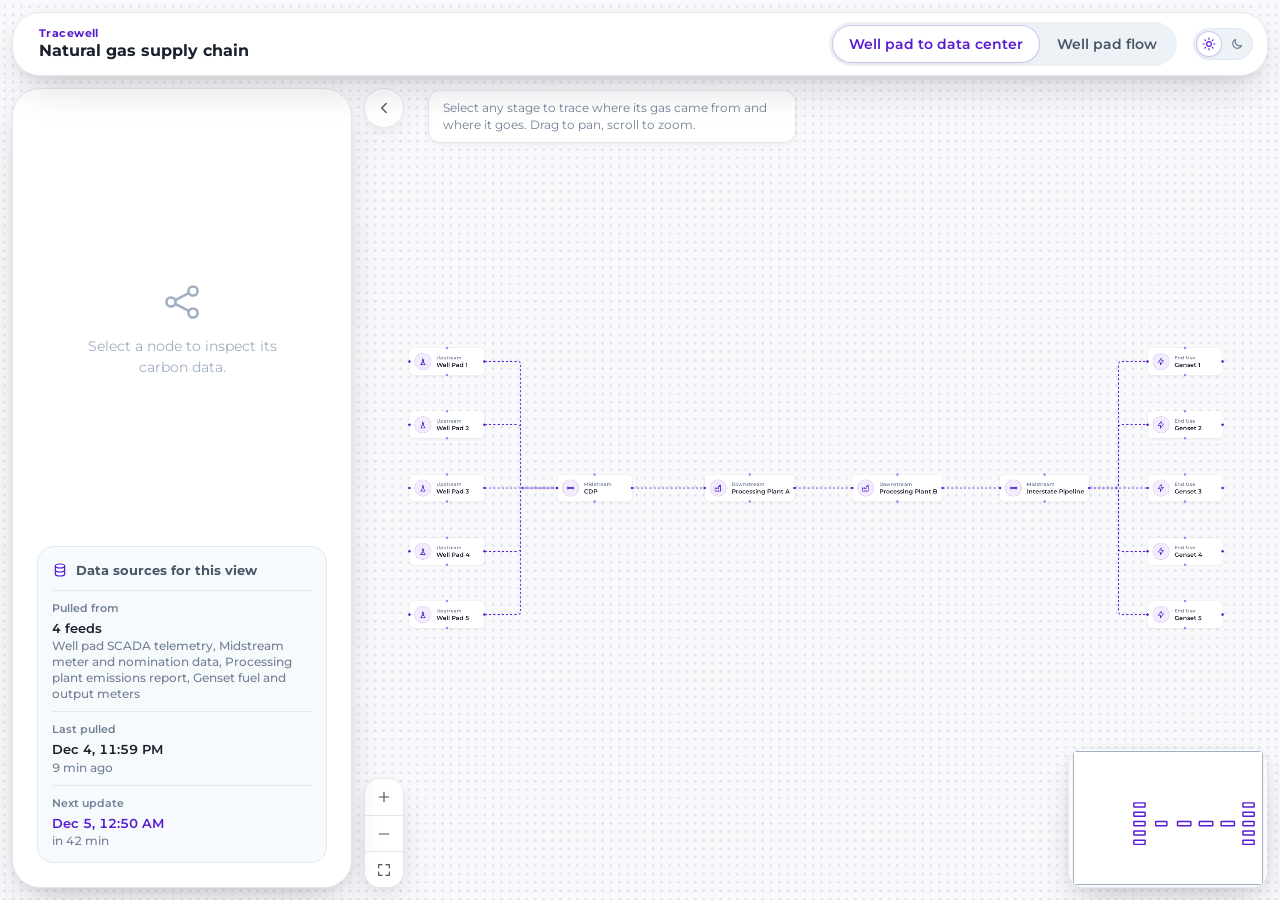
<file: index.html>
<!doctype html>
<html lang="en">
<head>
<meta charset="UTF-8" />
<meta name="viewport" content="width=device-width, initial-scale=1, viewport-fit=cover" />
<title>Natural gas supply chain — Tracewell</title>
<link rel="preconnect" href="https://fonts.googleapis.com" />
<link rel="preconnect" href="https://fonts.gstatic.com" crossorigin />
<link href="https://fonts.googleapis.com/css2?family=Montserrat:wght@400;500;600;700;800&display=swap" rel="stylesheet" />
<link rel="stylesheet" href="assets/tokens.css" />
<link rel="stylesheet" href="assets/twsc.css" />
</head>
<body data-twsc-standalone>
<div id="twsc-root"></div>
<!-- Apply the saved theme before first paint (light is the default). twsc.js keeps it in sync after that. -->
<script>try{var t=localStorage.getItem('twsc-theme');if(t==='dark'||t==='light')document.getElementById('twsc-root').dataset.theme=t}catch(e){}</script>
<script src="assets/twsc.js" defer></script>
</body>
</html>
</file>
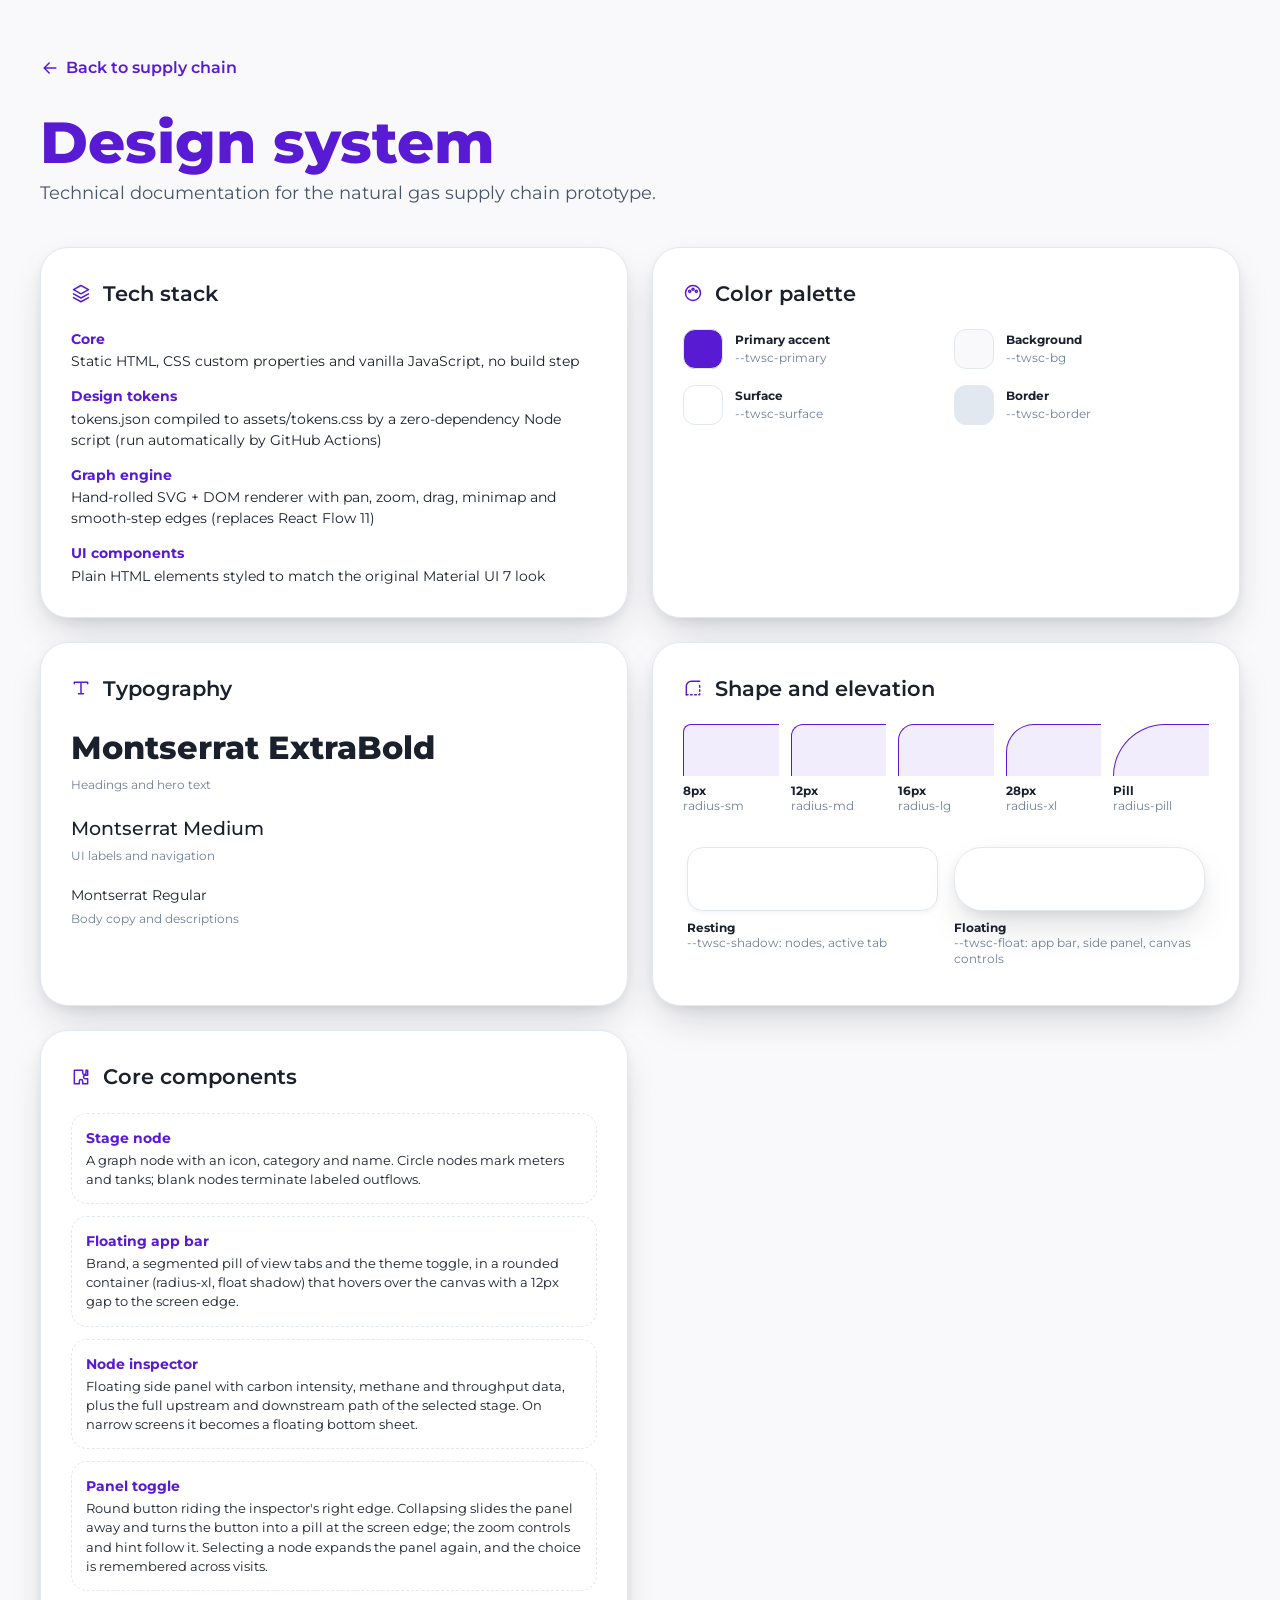
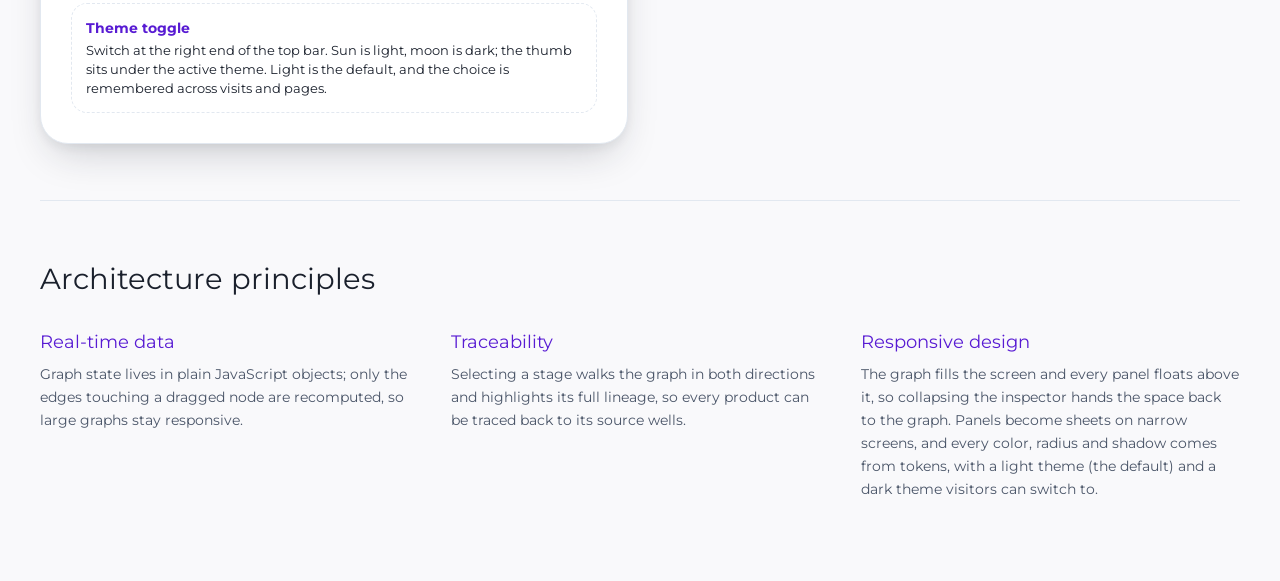
<file: design-system.html>
<!doctype html>
<html lang="en">
<head>
<meta charset="UTF-8" />
<meta name="viewport" content="width=device-width, initial-scale=1, viewport-fit=cover" />
<title>Design system — Tracewell</title>
<link rel="preconnect" href="https://fonts.googleapis.com" />
<link rel="preconnect" href="https://fonts.gstatic.com" crossorigin />
<link href="https://fonts.googleapis.com/css2?family=Montserrat:wght@400;500;600;700;800&display=swap" rel="stylesheet" />
<link rel="stylesheet" href="assets/tokens.css" />
<style>
/* Isolation: reset host-site styles on every element this widget uses */
#twsc-root { all: initial; display: block; box-sizing: border-box; font-family: var(--twsc-font); color: var(--twsc-text);
  background: var(--twsc-bg); -webkit-font-smoothing: antialiased; line-height: 1.5; font-size: 16px; text-align: left; }
#twsc-root *, #twsc-root *::before, #twsc-root *::after { box-sizing: border-box; }
#twsc-root :is(div, header, nav, section, aside, p, h1, h2, h3, h4, ul, li, dl, dt, dd, span, small, strong, b, i, a, button, input) {
  margin: 0; padding: 0; border: 0; background: none; box-shadow: none; outline: 0; float: none; position: static;
  width: auto; height: auto; min-width: 0; max-width: none; min-height: 0; max-height: none;
  font: inherit; color: inherit; line-height: inherit; letter-spacing: normal; text-transform: none; text-decoration: none;
  text-align: inherit; text-shadow: none; opacity: 1; transform: none; filter: none; border-radius: 0; list-style: none;
  visibility: visible; transition: none; animation: none; overflow: visible; z-index: auto;
  top: auto; right: auto; bottom: auto; left: auto; flex: 0 1 auto; flex-direction: row; flex-wrap: nowrap; order: 0;
  justify-content: normal; align-items: normal; align-self: auto; gap: normal; grid-template-columns: none; white-space: normal;
  vertical-align: baseline; clip-path: none; }
#twsc-root :is(div, header, nav, section, aside, p, h1, h2, h3, h4, dl, dt, dd, ul, li) { display: block; }
#twsc-root :is(span, small, strong, b, a) { display: inline; }
#twsc-root :is(strong, b) { font-weight: 700; }
#twsc-root button { display: inline-block; cursor: pointer; -webkit-appearance: none; appearance: none; }
#twsc-root svg { display: inline-block; overflow: visible; max-width: none; max-height: none; fill: none; stroke: none; vertical-align: baseline; }
#twsc-root svg * { fill: none; stroke: none; }
#twsc-root svg.twsc-i * { stroke: currentColor; }
#twsc-root [hidden] { display: none !important; }
#twsc-root :focus-visible { outline: 2px solid var(--twsc-primary); outline-offset: 2px; }

/* Design tokens (colors, shadows, font) live in tokens.json → assets/tokens.css.
   Only layout-level root settings stay here. */
#twsc-root { box-sizing: border-box; padding-top: env(safe-area-inset-top, 0px); padding-bottom: env(safe-area-inset-bottom, 0px); }
/* color-scheme is set per theme in tokens.css */
#twsc-root *, #twsc-root *::before, #twsc-root *::after { box-sizing: inherit; }
#twsc-root button { font: inherit; color: inherit; cursor: pointer; }
#twsc-root :focus-visible { outline: 2px solid var(--twsc-primary); outline-offset: 2px; }
#twsc-root svg.twsc-i { width: 20px; height: 20px; fill: none; stroke: currentColor; stroke-width: 1.8; stroke-linecap: round; stroke-linejoin: round; flex: none; }
/* Design system view */
#twsc-root .twsc-ds { padding: 48px 24px 80px; }
#twsc-root .twsc-ds-inner { max-width: 1200px; margin: 0 auto; }
#twsc-root .twsc-ds-back { text-decoration: none; background: none; border: 0; color: var(--twsc-primary); font-weight: 600; padding: 8px 14px; border-radius: var(--twsc-radius-pill); margin: 0 0 24px -14px; display: inline-flex; gap: 6px; align-items: center; }
#twsc-root .twsc-ds-back:hover { background: var(--twsc-primary-soft); }
#twsc-root .twsc-ds h1 { font-size: clamp(2.2rem, 5vw, 3.6rem); font-weight: 800; color: var(--twsc-primary); margin: 0 0 8px; line-height: 1.05; }
#twsc-root .twsc-ds-sub { color: var(--twsc-text-2); font-size: 1.1rem; margin: 0 0 40px; max-width: 60ch; }
#twsc-root .twsc-ds-grid { display: grid; grid-template-columns: repeat(auto-fit, minmax(min(100%, 420px), 1fr)); gap: 24px; }
#twsc-root .twsc-ds-card { background: var(--twsc-surface); border: 1px solid var(--twsc-border); border-radius: var(--twsc-radius-xl); padding: 30px; box-shadow: var(--twsc-float); }
#twsc-root .twsc-ds-card h2 { display: flex; align-items: center; gap: 12px; font-size: 1.3rem; margin: 0 0 20px; font-weight: 600; }
#twsc-root .twsc-ds-card h2 svg.twsc-i { color: var(--twsc-primary); }
#twsc-root .twsc-ds-card dl { margin: 0; display: grid; gap: 14px; }
#twsc-root .twsc-ds-card dt { color: var(--twsc-primary); font-weight: 700; font-size: 0.85rem; }
#twsc-root .twsc-ds-card dd { margin: 2px 0 0; font-size: 0.875rem; }
#twsc-root .twsc-swatches { display: grid; grid-template-columns: 1fr 1fr; gap: 16px; }
#twsc-root .twsc-swatch { display: flex; align-items: center; gap: 12px; font-size: 0.75rem; }
#twsc-root .twsc-swatch i { width: 40px; height: 40px; border-radius: var(--twsc-radius-md); border: 1px solid var(--twsc-border); flex: none; }
#twsc-root .twsc-swatch b { display: block; }
#twsc-root .twsc-swatch span { color: var(--twsc-muted); }
#twsc-root .twsc-type-row + .twsc-type-row { margin-top: 18px; }
#twsc-root .twsc-type-row small { color: var(--twsc-muted); font-size: 0.75rem; }
#twsc-root .twsc-comp { border: 1px dashed var(--twsc-border); border-radius: var(--twsc-radius-lg); padding: 14px; font-size: 0.8rem; line-height: 1.5; }
#twsc-root .twsc-comp + .twsc-comp { margin-top: 12px; }
#twsc-root .twsc-comp b { display: block; color: var(--twsc-primary); font-size: 0.875rem; margin-bottom: 2px; }
#twsc-root .twsc-radii { display: grid; grid-template-columns: repeat(5, 1fr); gap: 12px; margin-bottom: 26px; }
#twsc-root .twsc-radius { font-size: 0.72rem; line-height: 1.35; }
#twsc-root .twsc-radius i { display: block; height: 52px; margin-bottom: 8px; background: var(--twsc-primary-soft); border: 1.5px solid var(--twsc-primary); border-right: 0; border-bottom: 0; }
#twsc-root .twsc-radius b { display: block; }
#twsc-root .twsc-radius span, #twsc-root .twsc-elev span { color: var(--twsc-muted); }
#twsc-root .twsc-elevs { display: grid; grid-template-columns: 1fr 1fr; gap: 16px; padding: 6px 4px 8px; }
#twsc-root .twsc-elev { font-size: 0.72rem; line-height: 1.35; }
#twsc-root .twsc-elev i { display: block; height: 64px; margin-bottom: 10px; background: var(--twsc-surface); border: 1px solid var(--twsc-border); border-radius: var(--twsc-radius-lg); }
#twsc-root .twsc-elev b { display: block; }
#twsc-root .twsc-ds-rule { height: 1px; background: var(--twsc-border); margin: 56px 0; }
#twsc-root .twsc-ds h3 { font-size: 1.8rem; margin: 0 0 28px; }
#twsc-root .twsc-principles { display: grid; grid-template-columns: repeat(auto-fit, minmax(min(100%, 280px), 1fr)); gap: 32px; }
#twsc-root .twsc-principles h4 { color: var(--twsc-primary); margin: 0 0 8px; font-size: 1.1rem; }
#twsc-root .twsc-principles p { margin: 0; color: var(--twsc-text-2); font-size: 0.9rem; line-height: 1.6; }

/* Standalone page only */
body[data-twsc-standalone] { margin: 0; }
#twsc-root { min-height: 100vh; }
</style>
</head>
<body data-twsc-standalone>
<div id="twsc-root">
<!-- Apply the saved theme before first paint (light is the default). twsc.js keeps it in sync after that. -->
<script>try{var t=localStorage.getItem('twsc-theme');if(t==='dark'||t==='light')document.getElementById('twsc-root').dataset.theme=t}catch(e){}</script>

    <div class="twsc-ds">
      <div class="twsc-ds-inner">
        <a class="twsc-ds-back" href="index.html"><svg class="twsc-i" viewBox="0 0 24 24"><path d="M19 12H5M11 6l-6 6 6 6"/></svg>Back to supply chain</a>
        <h1>Design system</h1>
        <p class="twsc-ds-sub">Technical documentation for the natural gas supply chain prototype.</p>
        <div class="twsc-ds-grid">
          <div class="twsc-ds-card">
            <h2><svg class="twsc-i" viewBox="0 0 24 24"><path d="M12 3 3 8l9 5 9-5-9-5zM3 13l9 5 9-5M3 17.5l9 5 9-5"/></svg>Tech stack</h2>
            <dl>
              <div><dt>Core</dt><dd>Static HTML, CSS custom properties and vanilla JavaScript, no build step</dd></div>
              <div><dt>Design tokens</dt><dd>tokens.json compiled to assets/tokens.css by a zero-dependency Node script (run automatically by GitHub Actions)</dd></div>
              <div><dt>Graph engine</dt><dd>Hand-rolled SVG + DOM renderer with pan, zoom, drag, minimap and smooth-step edges (replaces React Flow 11)</dd></div>
              <div><dt>UI components</dt><dd>Plain HTML elements styled to match the original Material UI 7 look</dd></div>
              </dl>
          </div>
          <div class="twsc-ds-card">
            <h2><svg class="twsc-i" viewBox="0 0 24 24"><circle cx="12" cy="12" r="9"/><circle cx="8" cy="10" r="1.3"/><circle cx="12" cy="7.5" r="1.3"/><circle cx="16" cy="10" r="1.3"/></svg>Color palette</h2>
            <div class="twsc-swatches">
              <div class="twsc-swatch"><i style="background:var(--twsc-primary)"></i><div><b>Primary accent</b><span>--twsc-primary</span></div></div>
              <div class="twsc-swatch"><i style="background:var(--twsc-bg)"></i><div><b>Background</b><span>--twsc-bg</span></div></div>
              <div class="twsc-swatch"><i style="background:var(--twsc-surface)"></i><div><b>Surface</b><span>--twsc-surface</span></div></div>
              <div class="twsc-swatch"><i style="background:var(--twsc-border)"></i><div><b>Border</b><span>--twsc-border</span></div></div>
            </div>
          </div>
          <div class="twsc-ds-card">
            <h2><svg class="twsc-i" viewBox="0 0 24 24"><path d="M4 7V5h16v2M12 5v14M9 19h6"/></svg>Typography</h2>
            <div class="twsc-type-row"><div style="font-size:2rem;font-weight:800">Montserrat ExtraBold</div><small>Headings and hero text</small></div>
            <div class="twsc-type-row"><div style="font-size:1.2rem;font-weight:500">Montserrat Medium</div><small>UI labels and navigation</small></div>
            <div class="twsc-type-row"><div style="font-size:0.875rem">Montserrat Regular</div><small>Body copy and descriptions</small></div>
          </div>
          <div class="twsc-ds-card">
            <h2><svg class="twsc-i" viewBox="0 0 24 24"><path d="M4 20V10a6 6 0 0 1 6-6h10"/><path d="M4 20h16V8" stroke-dasharray="2 3"/></svg>Shape and elevation</h2>
            <div class="twsc-radii">
              <div class="twsc-radius"><i style="border-top-left-radius:var(--twsc-radius-sm)"></i><b>8px</b><span>radius-sm</span></div>
              <div class="twsc-radius"><i style="border-top-left-radius:var(--twsc-radius-md)"></i><b>12px</b><span>radius-md</span></div>
              <div class="twsc-radius"><i style="border-top-left-radius:var(--twsc-radius-lg)"></i><b>16px</b><span>radius-lg</span></div>
              <div class="twsc-radius"><i style="border-top-left-radius:var(--twsc-radius-xl)"></i><b>28px</b><span>radius-xl</span></div>
              <div class="twsc-radius"><i style="border-top-left-radius:52px"></i><b>Pill</b><span>radius-pill</span></div>
            </div>
            <div class="twsc-elevs">
              <div class="twsc-elev"><i style="box-shadow:var(--twsc-shadow)"></i><b>Resting</b><span>--twsc-shadow: nodes, active tab</span></div>
              <div class="twsc-elev"><i style="box-shadow:var(--twsc-float);border-radius:var(--twsc-radius-xl)"></i><b>Floating</b><span>--twsc-float: app bar, side panel, canvas controls</span></div>
            </div>
          </div>
          <div class="twsc-ds-card">
            <h2><svg class="twsc-i" viewBox="0 0 24 24"><path d="M10 4h4v3a2 2 0 1 0 4 0V4h2v6h-3a2 2 0 1 0 0 4h3v6h-6v-3a2 2 0 1 0-4 0v3H4V4h6z"/></svg>Core components</h2>
            <div class="twsc-comp"><b>Stage node</b>A graph node with an icon, category and name. Circle nodes mark meters and tanks; blank nodes terminate labeled outflows.</div>
            <div class="twsc-comp"><b>Floating app bar</b>Brand, a segmented pill of view tabs and the theme toggle, in a rounded container (radius-xl, float shadow) that hovers over the canvas with a 12px gap to the screen edge.</div>
            <div class="twsc-comp"><b>Node inspector</b>Floating side panel with carbon intensity, methane and throughput data, plus the full upstream and downstream path of the selected stage. On narrow screens it becomes a floating bottom sheet.</div>
            <div class="twsc-comp"><b>Panel toggle</b>Round button riding the inspector's right edge. Collapsing slides the panel away and turns the button into a pill at the screen edge; the zoom controls and hint follow it. Selecting a node expands the panel again, and the choice is remembered across visits.</div>
            <div class="twsc-comp"><b>Theme toggle</b>Switch at the right end of the top bar. Sun is light, moon is dark; the thumb sits under the active theme. Light is the default, and the choice is remembered across visits and pages.</div>
          </div>
        </div>
        <div class="twsc-ds-rule"></div>
        <h3>Architecture principles</h3>
        <div class="twsc-principles">
          <div><h4>Real-time data</h4><p>Graph state lives in plain JavaScript objects; only the edges touching a dragged node are recomputed, so large graphs stay responsive.</p></div>
          <div><h4>Traceability</h4><p>Selecting a stage walks the graph in both directions and highlights its full lineage, so every product can be traced back to its source wells.</p></div>
          <div><h4>Responsive design</h4><p>The graph fills the screen and every panel floats above it, so collapsing the inspector hands the space back to the graph. Panels become sheets on narrow screens, and every color, radius and shadow comes from tokens, with a light theme (the default) and a dark theme visitors can switch to.</p></div>
        </div>
      </div>
    </div>
</div>
</body>
</html>
</file>
<file: assets/tokens.css>
/* GENERATED from tokens.json by scripts/build-tokens.mjs. Do not edit by hand. */
/* Default theme: light. Set data-theme="dark" on #twsc-root (the theme toggle does this) to switch. */
#twsc-root {
  color-scheme: light;
  --twsc-font: "Montserrat", system-ui, -apple-system, "Segoe UI", Roboto, sans-serif;
  --twsc-radius-sm: 8px;
  --twsc-radius-md: 12px;
  --twsc-radius-lg: 16px;
  --twsc-radius-xl: 28px;
  --twsc-radius-pill: 999px;
  --twsc-float-gap: 12px;
  --twsc-panel-width: 340px;
  --twsc-bg: #F9F9FB;
  --twsc-surface: #FFFFFF;
  --twsc-surface-2: #F7FAFC;
  --twsc-primary: #581BD3;
  --twsc-primary-soft: rgba(88, 27, 211, 0.08);
  --twsc-primary-line: rgba(88, 27, 211, 0.2);
  --twsc-border: #E2E8F0;
  --twsc-text: #1A202C;
  --twsc-text-2: #4A5568;
  --twsc-muted: #718096;
  --twsc-faint: #A0AEC0;
  --twsc-chip: #EDF2F7;
  --twsc-dot: #D9DEE7;
  --twsc-edge-dim: #CBD2DC;
  --twsc-label-bg: #1A202C;
  --twsc-label-fg: #FFFFFF;
  --twsc-mask: rgba(249, 249, 251, 0.72);
  --twsc-shadow: 0 2px 4px rgba(26, 32, 44, 0.05);
  --twsc-glow: 0 0 15px rgba(88, 27, 211, 0.3);
  --twsc-float: 0 18px 40px -12px rgba(26, 32, 44, 0.22), 0 4px 12px -2px rgba(26, 32, 44, 0.08);
}
#twsc-root[data-theme="dark"] {
  color-scheme: dark;
  --twsc-bg: #13111A;
  --twsc-surface: #1C1926;
  --twsc-surface-2: #221F2E;
  --twsc-primary: #9E74FF;
  --twsc-primary-soft: rgba(158, 116, 255, 0.12);
  --twsc-primary-line: rgba(158, 116, 255, 0.3);
  --twsc-border: #2F2B3F;
  --twsc-text: #ECEAF3;
  --twsc-text-2: #BDB8CF;
  --twsc-muted: #9A94AE;
  --twsc-faint: #736D86;
  --twsc-chip: #2A2638;
  --twsc-dot: #2C2839;
  --twsc-edge-dim: #3A3550;
  --twsc-label-bg: #ECEAF3;
  --twsc-label-fg: #13111A;
  --twsc-mask: rgba(19, 17, 26, 0.72);
  --twsc-shadow: 0 2px 4px rgba(0,0,0,0.3);
  --twsc-glow: 0 0 16px rgba(158,116,255,0.35);
  --twsc-float: 0 20px 44px -12px rgba(0, 0, 0, 0.7), 0 4px 12px -2px rgba(0, 0, 0, 0.45);
}
</file>
<file: assets/twsc.css>
/* Tracewell — natural gas supply chain prototype styles.
   Every rule is scoped to #twsc-root so it can't leak into a host site like Webflow. */
/* Isolation: reset host-site styles on every element this widget uses */
#twsc-root { all: initial; display: block; box-sizing: border-box; font-family: var(--twsc-font); color: var(--twsc-text);
  background: var(--twsc-bg); -webkit-font-smoothing: antialiased; line-height: 1.5; font-size: 16px; text-align: left; }
#twsc-root *, #twsc-root *::before, #twsc-root *::after { box-sizing: border-box; }
#twsc-root :is(div, header, nav, section, aside, p, h1, h2, h3, h4, ul, li, dl, dt, dd, span, small, strong, b, i, a, button, input) {
  margin: 0; padding: 0; border: 0; background: none; box-shadow: none; outline: 0; float: none; position: static;
  width: auto; height: auto; min-width: 0; max-width: none; min-height: 0; max-height: none;
  font: inherit; color: inherit; line-height: inherit; letter-spacing: normal; text-transform: none; text-decoration: none;
  text-align: inherit; text-shadow: none; opacity: 1; transform: none; filter: none; border-radius: 0; list-style: none;
  visibility: visible; transition: none; animation: none; overflow: visible; z-index: auto;
  top: auto; right: auto; bottom: auto; left: auto; flex: 0 1 auto; flex-direction: row; flex-wrap: nowrap; order: 0;
  justify-content: normal; align-items: normal; align-self: auto; gap: normal; grid-template-columns: none; white-space: normal;
  vertical-align: baseline; clip-path: none; }
#twsc-root :is(div, header, nav, section, aside, p, h1, h2, h3, h4, dl, dt, dd, ul, li) { display: block; }
#twsc-root :is(span, small, strong, b, a) { display: inline; }
#twsc-root :is(strong, b) { font-weight: 700; }
#twsc-root button { display: inline-block; cursor: pointer; -webkit-appearance: none; appearance: none; }
#twsc-root svg { display: inline-block; overflow: visible; max-width: none; max-height: none; fill: none; stroke: none; vertical-align: baseline; }
#twsc-root svg * { fill: none; stroke: none; }
#twsc-root svg.twsc-i * { stroke: currentColor; }
#twsc-root [hidden] { display: none !important; }
#twsc-root :focus-visible { outline: 2px solid var(--twsc-primary); outline-offset: 2px; }

/* Design tokens (colors, shadows, font) live in tokens.json → assets/tokens.css.
   Only layout-level root settings stay here. */
#twsc-root { box-sizing: border-box; padding-top: env(safe-area-inset-top, 0px); padding-bottom: env(safe-area-inset-bottom, 0px); }
/* color-scheme is set per theme in tokens.css */
#twsc-root *, #twsc-root *::before, #twsc-root *::after { box-sizing: inherit; }
#twsc-root [hidden] { display: none !important; }
#twsc-root button { font: inherit; color: inherit; cursor: pointer; }
#twsc-root :focus-visible { outline: 2px solid var(--twsc-primary); outline-offset: 2px; }
#twsc-root svg.twsc-i { width: 20px; height: 20px; fill: none; stroke: currentColor; stroke-width: 1.8; stroke-linecap: round; stroke-linejoin: round; flex: none; }
/* Layout: the canvas fills the whole app; the app bar and side panel float above it.
   --twsc-left is where canvas UI starts: just right of the side panel, or the screen edge when it is collapsed. */
#twsc-root .twsc-app {
  position: relative; height: 100%; overflow: hidden;
  --twsc-bar-h: 64px;
  --twsc-under-bar: calc(var(--twsc-float-gap) * 2 + var(--twsc-bar-h));
  --twsc-left: calc(var(--twsc-float-gap) * 2 + var(--twsc-panel-width));
  --twsc-ease: cubic-bezier(0.32, 0.72, 0, 1);
}
#twsc-root .twsc-app.twsc-panel-collapsed { --twsc-left: var(--twsc-float-gap); }
/* Floating app bar */
#twsc-root .twsc-topbar {
  position: absolute; top: var(--twsc-float-gap); left: var(--twsc-float-gap); right: var(--twsc-float-gap); z-index: 30;
  display: flex; align-items: center; justify-content: space-between; gap: 16px;
  height: var(--twsc-bar-h); padding: 0 14px 0 26px; background: var(--twsc-surface);
  border: 1px solid var(--twsc-border); border-radius: var(--twsc-radius-xl); box-shadow: var(--twsc-float);
}
#twsc-root .twsc-brand { display: flex; flex-direction: column; min-width: 0; }
#twsc-root .twsc-brand small { color: var(--twsc-primary); font-size: 0.68rem; font-weight: 700; letter-spacing: 0.04em; line-height: 1.2; }
#twsc-root .twsc-brand strong { font-size: 1rem; font-weight: 700; line-height: 1.25; white-space: nowrap; }
/* View tabs: a segmented pill; the active view sits on a raised surface */
#twsc-root .twsc-tabs { display: flex; gap: 2px; padding: 4px; overflow-x: auto; scrollbar-width: none; background: var(--twsc-chip); border-radius: var(--twsc-radius-pill); }
#twsc-root .twsc-tabs::-webkit-scrollbar { display: none; }
#twsc-root .twsc-tab {
  height: 36px; padding: 0 16px; border-radius: var(--twsc-radius-pill); background: none; border: 0;
  color: var(--twsc-text-2); font-weight: 600; font-size: 0.86rem; white-space: nowrap; transition: color 0.15s ease, background-color 0.15s ease;
}
#twsc-root .twsc-tab:hover { color: var(--twsc-primary); }
#twsc-root .twsc-tab[aria-selected="true"] { color: var(--twsc-primary); background: var(--twsc-surface); box-shadow: var(--twsc-shadow), 0 0 0 1px var(--twsc-primary-line); }
/* Theme toggle: a switch with the sun (light) on the left and the moon (dark) on the right.
   The thumb sits under whichever theme is active. aria-checked="true" means dark. */
#twsc-root .twsc-tabs { margin-left: auto; }
#twsc-root .twsc-theme {
  position: relative; display: inline-flex; align-items: center; justify-content: space-between; flex: none;
  width: 60px; height: 32px; padding: 0 8px; border-radius: 999px;
  background: var(--twsc-chip); border: 1px solid var(--twsc-border); color: var(--twsc-muted);
  transition: border-color 0.15s ease;
}
#twsc-root .twsc-theme:hover { border-color: var(--twsc-primary-line); }
#twsc-root .twsc-theme:focus-visible { outline-offset: 3px; }
#twsc-root .twsc-theme-thumb {
  position: absolute; top: 3px; left: 3px; width: 24px; height: 24px; border-radius: 50%;
  display: block; background: var(--twsc-surface); box-shadow: var(--twsc-shadow), 0 0 0 1px var(--twsc-primary-line);
  transition: transform 0.2s ease;
}
#twsc-root .twsc-theme[aria-checked="true"] .twsc-theme-thumb { transform: translateX(28px); }
#twsc-root .twsc-theme svg.twsc-i { position: relative; z-index: 1; width: 14px; height: 14px; stroke-width: 2; transition: color 0.2s ease; }
#twsc-root .twsc-theme[aria-checked="false"] .twsc-theme-sun,
#twsc-root .twsc-theme[aria-checked="true"] .twsc-theme-moon { color: var(--twsc-primary); }
#twsc-root .twsc-main { position: absolute; inset: 0; }
/* Floating side panel (node inspector) */
#twsc-root .twsc-inspector {
  position: absolute; z-index: 20; top: var(--twsc-under-bar); left: var(--twsc-float-gap); bottom: var(--twsc-float-gap);
  width: var(--twsc-panel-width); background: var(--twsc-surface);
  border: 1px solid var(--twsc-border); border-radius: var(--twsc-radius-xl); box-shadow: var(--twsc-float);
  overflow-x: hidden; overflow-y: auto; scrollbar-width: thin; scrollbar-color: var(--twsc-border) transparent;
  transition: transform 0.35s var(--twsc-ease), opacity 0.25s ease, visibility 0s linear 0s;
}
#twsc-root .twsc-panel-collapsed .twsc-inspector {
  transform: translateX(calc(-100% - var(--twsc-float-gap) * 2)); opacity: 0; visibility: hidden;
  transition: transform 0.35s var(--twsc-ease), opacity 0.25s ease, visibility 0s linear 0.35s;
}
/* Collapse / expand button: rides along the panel's right edge; becomes a pill at the screen edge when collapsed */
#twsc-root .twsc-panel-toggle {
  position: absolute; z-index: 25; top: var(--twsc-under-bar); left: var(--twsc-left);
  display: inline-flex; align-items: center; justify-content: center; gap: 2px; height: 40px; min-width: 40px; padding: 0 9px;
  background: var(--twsc-surface); color: var(--twsc-text-2); border: 1px solid var(--twsc-border);
  border-radius: var(--twsc-radius-pill); box-shadow: var(--twsc-float);
  transition: left 0.35s var(--twsc-ease), color 0.15s ease, border-color 0.15s ease;
}
#twsc-root .twsc-panel-toggle:hover { color: var(--twsc-primary); border-color: var(--twsc-primary-line); }
#twsc-root .twsc-panel-toggle svg.twsc-i { width: 18px; height: 18px; }
#twsc-root .twsc-panel-toggle .twsc-pt-panel { display: none; }
#twsc-root .twsc-panel-toggle .twsc-pt-chevron { transition: transform 0.35s var(--twsc-ease); }
#twsc-root .twsc-panel-collapsed .twsc-panel-toggle { padding: 0 8px 0 12px; }
#twsc-root .twsc-panel-collapsed .twsc-panel-toggle .twsc-pt-panel { display: block; }
#twsc-root .twsc-panel-collapsed .twsc-panel-toggle .twsc-pt-chevron { transform: rotate(180deg); }
#twsc-root .twsc-insp-empty { height: 100%; display: flex; flex-direction: column; align-items: center; justify-content: center; gap: 12px; padding: 32px; text-align: center; color: var(--twsc-faint); }
#twsc-root .twsc-insp-empty svg.twsc-i { width: 44px; height: 44px; stroke-width: 1.4; }
#twsc-root .twsc-insp-empty p { margin: 0; font-size: 0.875rem; line-height: 1.5; max-width: 22ch; }
#twsc-root .twsc-insp { padding: 26px 24px 24px; }
#twsc-root .twsc-insp-close { position: absolute; top: 14px; right: 14px; border: 0; background: none; color: var(--twsc-faint); padding: 8px; border-radius: var(--twsc-radius-pill); display: grid; }
#twsc-root .twsc-insp-close:hover { color: var(--twsc-primary); background: var(--twsc-primary-soft); }
#twsc-root .twsc-insp-kicker { color: var(--twsc-primary); font-size: 0.75rem; font-weight: 700; margin: 0 0 6px; }
#twsc-root .twsc-insp h2 { margin: 0; font-size: 1.45rem; font-weight: 700; line-height: 1.2; padding-right: 28px; }
#twsc-root .twsc-insp-cat { margin: 4px 0 0; color: var(--twsc-text-2); font-size: 0.875rem; }
#twsc-root .twsc-rule { height: 1px; background: var(--twsc-border); margin: 22px 0; }
#twsc-root .twsc-section + .twsc-section { margin-top: 26px; }
#twsc-root .twsc-stat-head { display: flex; align-items: center; gap: 8px; color: var(--twsc-text-2); font-size: 0.82rem; font-weight: 600; margin-bottom: 8px; }
#twsc-root .twsc-stat-head svg.twsc-i { width: 18px; height: 18px; color: var(--twsc-primary); }
#twsc-root .twsc-stat { display: flex; align-items: baseline; gap: 8px; font-variant-numeric: tabular-nums; }
#twsc-root .twsc-stat b { font-size: 1.75rem; font-weight: 700; }
#twsc-root .twsc-stat.twsc-hero b { font-size: 2.6rem; letter-spacing: -0.01em; }
#twsc-root .twsc-stat span { color: var(--twsc-muted); font-size: 0.85rem; }
#twsc-root .twsc-stat-pair { display: grid; grid-template-columns: 1fr 1fr; gap: 16px; }
#twsc-root .twsc-trace { padding: 14px; border-radius: var(--twsc-radius-lg); background: var(--twsc-primary-soft); border: 1px solid var(--twsc-primary-line); }
#twsc-root .twsc-trace p { margin: 0 0 10px; font-size: 0.78rem; color: var(--twsc-text-2); line-height: 1.5; }
#twsc-root .twsc-chips { display: flex; flex-wrap: wrap; gap: 6px; }
#twsc-root .twsc-chip { font-size: 0.7rem; padding: 4px 9px; border-radius: var(--twsc-radius-pill); background: var(--twsc-chip); color: var(--twsc-text); border: 0; }
#twsc-root button.twsc-chip:hover { background: var(--twsc-primary-soft); color: var(--twsc-primary); }
#twsc-root .twsc-status { display: inline-block; padding: 5px 12px; border-radius: var(--twsc-radius-pill); font-size: 0.75rem; font-weight: 700; color: var(--twsc-primary); background: var(--twsc-primary-soft); border: 1px solid var(--twsc-primary); }
#twsc-root .twsc-path-list { list-style: none; margin: 0; padding: 0; border: 1px solid var(--twsc-border); border-radius: var(--twsc-radius-lg); overflow: hidden; }
#twsc-root .twsc-path-list li + li { border-top: 1px solid var(--twsc-border); }
#twsc-root .twsc-path-list button { width: 100%; display: flex; justify-content: space-between; align-items: baseline; gap: 12px; padding: 9px 12px; background: var(--twsc-surface); border: 0; text-align: left; font-size: 0.8rem; }
#twsc-root .twsc-path-list button:hover { background: var(--twsc-primary-soft); }
#twsc-root .twsc-path-list .twsc-pl-name { font-weight: 600; }
#twsc-root .twsc-path-list .twsc-pl-name small { display: block; color: var(--twsc-muted); font-weight: 500; font-size: 0.7rem; margin-top: 1px; }
#twsc-root .twsc-path-list .twsc-pl-ci { color: var(--twsc-text-2); font-variant-numeric: tabular-nums; white-space: nowrap; }
#twsc-root .twsc-note { font-size: 0.8rem; color: var(--twsc-text-2); line-height: 1.55; margin: 0; }
#twsc-root .twsc-source { margin-top: 28px; padding: 14px 14px 4px; background: var(--twsc-surface-2); border: 1px solid var(--twsc-border); border-radius: var(--twsc-radius-lg); }
#twsc-root .twsc-source h3 { display: flex; align-items: center; gap: 8px; margin: 0 0 10px; font-size: 0.8rem; font-weight: 700; color: var(--twsc-text-2); }
#twsc-root .twsc-source h3 svg.twsc-i { width: 16px; height: 16px; color: var(--twsc-primary); }
#twsc-root .twsc-source dl { margin: 0; }
#twsc-root .twsc-source dl > div { padding: 9px 0; border-top: 1px solid var(--twsc-border); }
#twsc-root .twsc-source dt { font-size: 0.7rem; font-weight: 600; color: var(--twsc-muted); margin-bottom: 2px; }
#twsc-root .twsc-source dd { margin: 0; font-size: 0.82rem; font-weight: 600; color: var(--twsc-text); line-height: 1.4; font-variant-numeric: tabular-nums; }
#twsc-root .twsc-source dd small { display: block; font-weight: 500; color: var(--twsc-muted); font-size: 0.72rem; margin-top: 1px; }
#twsc-root .twsc-source dd.twsc-due { color: var(--twsc-primary); }
#twsc-root .twsc-insp-rest { display: flex; flex-direction: column; height: 100%; padding: 24px; }
#twsc-root .twsc-insp-rest .twsc-insp-empty { flex: 1; height: auto; padding: 16px 8px; }
#twsc-root .twsc-insp-rest .twsc-source { margin-top: 0; }
/* Canvas */
#twsc-root .twsc-canvas {
  position: absolute; inset: 0; overflow: hidden; background-color: var(--twsc-bg);
  background-image: radial-gradient(circle, var(--twsc-dot) 1px, transparent 1.2px);
  touch-action: none; cursor: grab; user-select: none; -webkit-user-select: none; min-width: 0;
}
#twsc-root .twsc-canvas.twsc-panning { cursor: grabbing; }
#twsc-root .twsc-world { position: absolute; left: 0; top: 0; transform-origin: 0 0; will-change: transform; }
#twsc-root .twsc-edges { position: absolute; left: 0; top: 0; width: 1px; height: 1px; overflow: visible; pointer-events: none; }
#twsc-root .twsc-edge { fill: none; stroke: var(--twsc-primary); stroke-width: 2; transition: stroke-width .2s, opacity .2s; filter: drop-shadow(0 0 2px rgba(88, 27, 211, 0.2)); }
#twsc-root .twsc-edge.twsc-animated { stroke-dasharray: 5; animation: twsc-dashdraw .5s linear infinite; }
#twsc-root .twsc-edge.twsc-lit { stroke-width: 3; }
#twsc-root .twsc-edge.twsc-dim { stroke: var(--twsc-edge-dim); stroke-width: 1.25; animation: none; stroke-dasharray: none; filter: none; }
@keyframes twsc-dashdraw { from { stroke-dashoffset: 10; } }
#twsc-root .twsc-elabel {
  position: absolute; transform: translate(-50%, -50%); background: var(--twsc-label-bg); color: var(--twsc-label-fg);
  font-size: 10px; font-weight: 700; padding: 2px 5px; border-radius: 2px; white-space: nowrap; pointer-events: none; transition: opacity .2s;
}
#twsc-root .twsc-elabel.twsc-dim { opacity: 0.3; }
#twsc-root .twsc-node { position: absolute; transition: opacity .2s, box-shadow .25s, border-color .25s; }
#twsc-root .twsc-node.twsc-dim { opacity: 0.35; }
#twsc-root .twsc-node-custom {
  min-width: 180px; padding: 12px; display: flex; align-items: center; gap: 12px; cursor: pointer;
  background: var(--twsc-surface); border: 1px solid var(--twsc-border); border-radius: var(--twsc-radius-md); box-shadow: var(--twsc-shadow);
}
#twsc-root .twsc-node-custom:hover, #twsc-root .twsc-node-circle:hover { border-color: var(--twsc-primary); }
#twsc-root .twsc-node.twsc-selected { border-color: var(--twsc-primary); box-shadow: var(--twsc-glow); }
#twsc-root .twsc-nc-icon { width: 40px; height: 40px; border-radius: 50%; display: grid; place-items: center; background: var(--twsc-primary-soft); border: 1px solid var(--twsc-primary-line); color: var(--twsc-primary); }
#twsc-root .twsc-nc-cat { color: var(--twsc-muted); font-size: 0.66rem; font-weight: 600; letter-spacing: 0.02em; }
#twsc-root .twsc-nc-label { font-size: 0.875rem; font-weight: 600; line-height: 1.2; white-space: nowrap; }
#twsc-root .twsc-node-circle {
  width: 80px; height: 80px; border-radius: 50%; background: var(--twsc-surface); border: 2px solid var(--twsc-border);
  display: grid; place-items: center; text-align: center; box-shadow: var(--twsc-shadow); cursor: pointer;
  font-size: 0.7rem; font-weight: 700; padding: 0 8px; line-height: 1.2;
}
#twsc-root .twsc-node-blank { width: 10px; height: 10px; pointer-events: none; }
#twsc-root .twsc-handle { position: absolute; width: 8px; height: 8px; border-radius: 50%; background: var(--twsc-primary); border: 1px solid var(--twsc-surface); pointer-events: none; }
#twsc-root .twsc-h-left { left: -4px; top: 50%; margin-top: -4px; }
#twsc-root .twsc-h-right { right: -4px; top: 50%; margin-top: -4px; }
#twsc-root .twsc-h-top { top: -4px; left: 50%; margin-left: -4px; }
#twsc-root .twsc-h-bottom { bottom: -4px; left: 50%; margin-left: -4px; }
#twsc-root .twsc-node-custom .twsc-h-top, #twsc-root .twsc-node-custom .twsc-h-bottom { opacity: 0.5; }
#twsc-root .twsc-node-circle .twsc-handle { width: 6px; height: 6px; }
#twsc-root .twsc-node-circle .twsc-h-left, #twsc-root .twsc-node-circle .twsc-h-right { margin-top: -3px; }
#twsc-root .twsc-node-circle .twsc-h-top, #twsc-root .twsc-node-circle .twsc-h-bottom { margin-left: -3px; }
#twsc-root .twsc-node-circle .twsc-h-left { left: -4px; }
#twsc-root .twsc-node-circle .twsc-h-right { right: -4px; }
#twsc-root .twsc-node-circle .twsc-h-top { top: -4px; }
#twsc-root .twsc-node-circle .twsc-h-bottom { bottom: -4px; }
/* Canvas UI */
#twsc-root .twsc-controls { position: absolute; left: var(--twsc-left); bottom: var(--twsc-float-gap); display: flex; flex-direction: column; background: var(--twsc-surface); border: 1px solid var(--twsc-border); border-radius: var(--twsc-radius-lg); overflow: hidden; box-shadow: var(--twsc-float); cursor: default; transition: left 0.35s var(--twsc-ease); }
#twsc-root .twsc-controls button { width: 38px; height: 36px; display: grid; place-items: center; background: var(--twsc-surface); border: 0; color: var(--twsc-text-2); }
#twsc-root .twsc-controls button + button { border-top: 1px solid var(--twsc-border); }
#twsc-root .twsc-controls button:hover { background: var(--twsc-surface-2); color: var(--twsc-primary); }
#twsc-root .twsc-controls svg.twsc-i { width: 16px; height: 16px; }
#twsc-root .twsc-minimap { position: absolute; right: var(--twsc-float-gap); bottom: var(--twsc-float-gap); width: 200px; height: 140px; background: var(--twsc-surface); border: 1px solid var(--twsc-border); border-radius: var(--twsc-radius-lg); overflow: hidden; box-shadow: var(--twsc-float); cursor: pointer; }
#twsc-root .twsc-minimap svg { width: 100%; height: 100%; display: block; overflow: hidden; }
#twsc-root .twsc-hint { position: absolute; top: calc(var(--twsc-under-bar) + 2px); left: calc(var(--twsc-left) + 64px); font-size: 0.78rem; color: var(--twsc-muted); background: var(--twsc-surface); border: 1px solid var(--twsc-border); padding: 8px 14px; border-radius: var(--twsc-radius-md); box-shadow: var(--twsc-shadow); max-width: 46ch; line-height: 1.4; cursor: default; transition: left 0.35s var(--twsc-ease); }
@media (max-width: 900px) {
  /* Narrow screens: the side panel becomes a floating bottom sheet that opens when a node is selected */
  #twsc-root .twsc-app, #twsc-root .twsc-app.twsc-panel-collapsed { --twsc-bar-h: 56px; --twsc-left: var(--twsc-float-gap); }
  #twsc-root .twsc-topbar { padding: 0 8px 0 18px; gap: 10px; border-radius: var(--twsc-radius-xl); }
  #twsc-root .twsc-brand strong { font-size: 0.85rem; }
  #twsc-root .twsc-tab { height: 32px; padding: 0 12px; font-size: 0.78rem; }
  #twsc-root .twsc-inspector, #twsc-root .twsc-panel-collapsed .twsc-inspector {
    top: auto; right: var(--twsc-float-gap); width: auto; max-height: 55%;
    transform: none; opacity: 1; visibility: visible;
  }
  #twsc-root .twsc-inspector.twsc-is-empty { display: none; }
  #twsc-root .twsc-panel-toggle, #twsc-root .twsc-minimap, #twsc-root .twsc-hint { display: none; }
}
@media (max-width: 560px) {
  #twsc-root .twsc-brand { display: none; }
  #twsc-root .twsc-topbar { justify-content: flex-start; padding-left: 8px; }
  #twsc-root .twsc-tabs { margin-left: 0; }
  #twsc-root .twsc-tab { padding: 0 10px; }
  #twsc-root .twsc-theme { margin-left: auto; }
}
@media (prefers-reduced-motion: reduce) {
  #twsc-root .twsc-edge.twsc-animated { animation: none; stroke-dasharray: none; }
  #twsc-root * { transition: none !important; }
}

/* Standalone page only (index.html sets data-twsc-standalone; harmless inside Webflow) */
body[data-twsc-standalone] { margin: 0; overflow: hidden; }
#twsc-root { height: var(--twsc-height, 100vh); height: var(--twsc-height, 100dvh); }
#twsc-root .twsc-app { height: 100%; }
</file>
